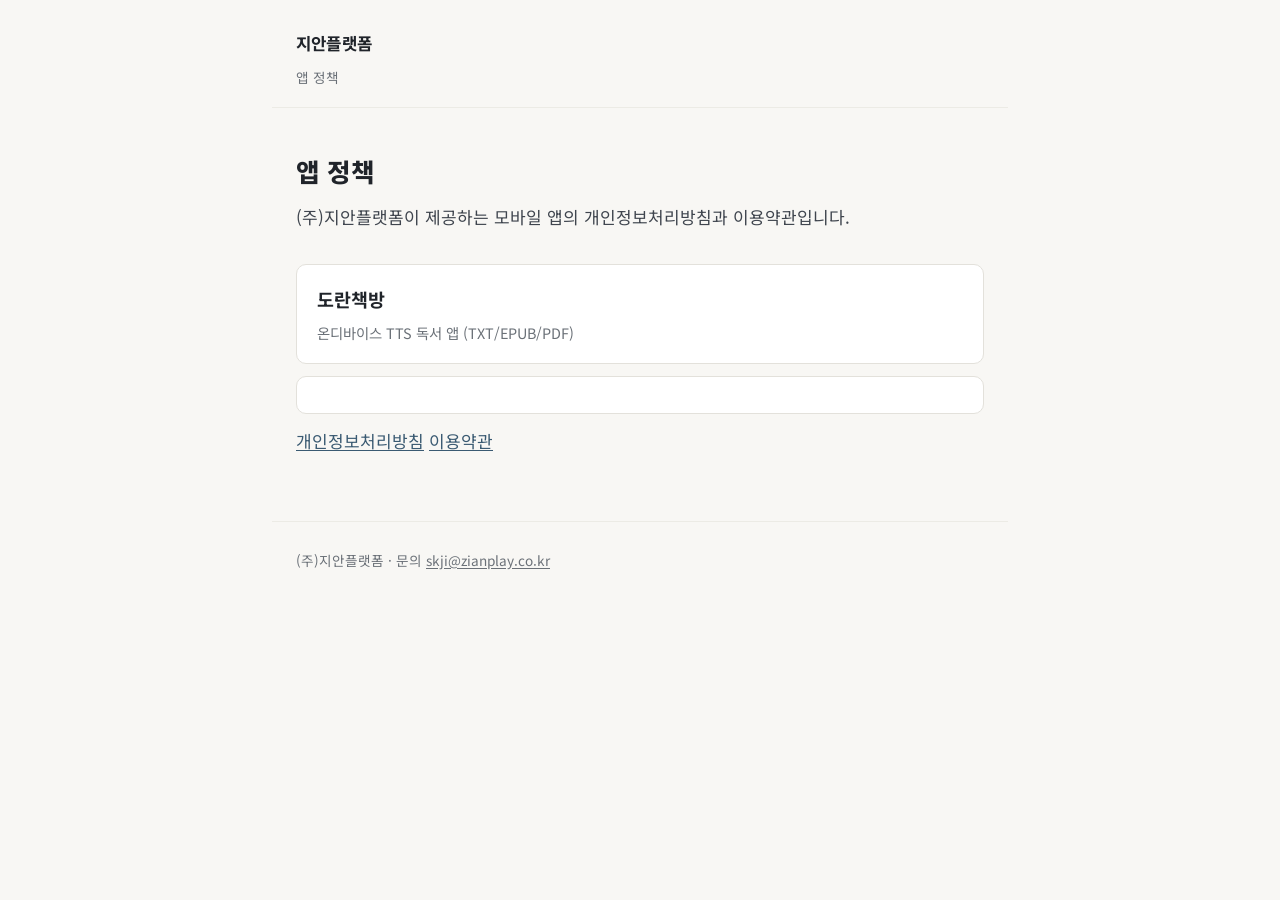
<file: index.html>
<!doctype html>
<html lang="ko">
<head>
<meta charset="utf-8">
<meta name="viewport" content="width=device-width, initial-scale=1">
<title>지안플랫폼 앱 정책</title>
<meta name="description" content="(주)지안플랫폼 모바일 앱의 개인정보처리방침 및 이용약관 모음.">
<meta name="robots" content="index, follow">
<link rel="preconnect" href="https://fonts.googleapis.com">
<link rel="preconnect" href="https://fonts.gstatic.com" crossorigin>
<link href="https://fonts.googleapis.com/css2?family=Noto+Sans+KR:wght@400;500;700;800&display=swap" rel="stylesheet">
<link rel="stylesheet" href="./assets/doc.css">
</head>
<body>

<header class="site-header">
  <a class="wordmark" href="./index.html">지안플랫폼</a>
  <nav class="crumbs">앱 정책</nav>
</header>

<main class="hub">
  <h1>앱 정책</h1>
  <p>(주)지안플랫폼이 제공하는 모바일 앱의 개인정보처리방침과 이용약관입니다.</p>

  <a class="app-card" href="./doranbookstore/privacy.html">
    <h2>도란책방</h2>
    <p>온디바이스 TTS 독서 앱 (TXT/EPUB/PDF)</p>
    <div class="links">
      <a href="./doranbookstore/privacy.html">개인정보처리방침</a>
      <a href="./doranbookstore/terms.html">이용약관</a>
    </div>
  </a>
</main>

<footer class="site-footer">
  <p>(주)지안플랫폼 &middot; 문의 <a href="mailto:skji@zianplay.co.kr">skji@zianplay.co.kr</a></p>
</footer>

</body>
</html>
</file>
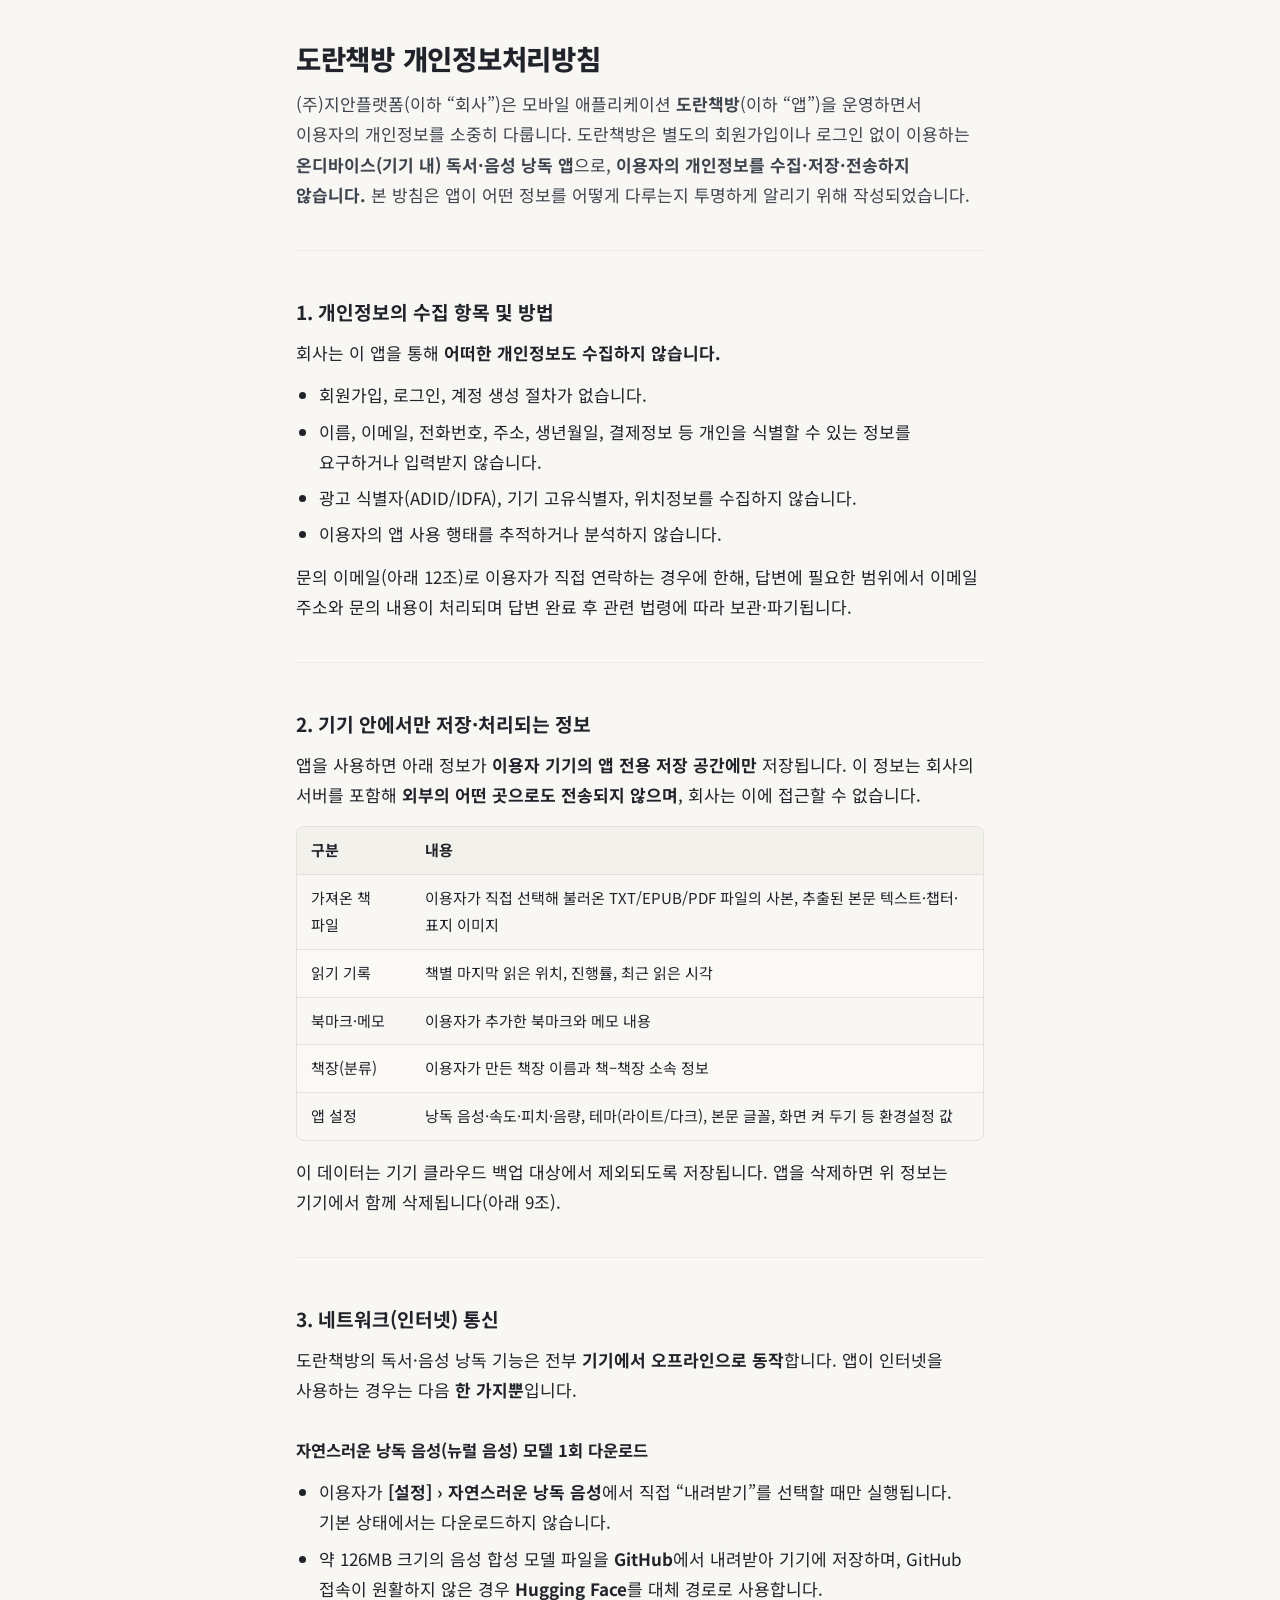
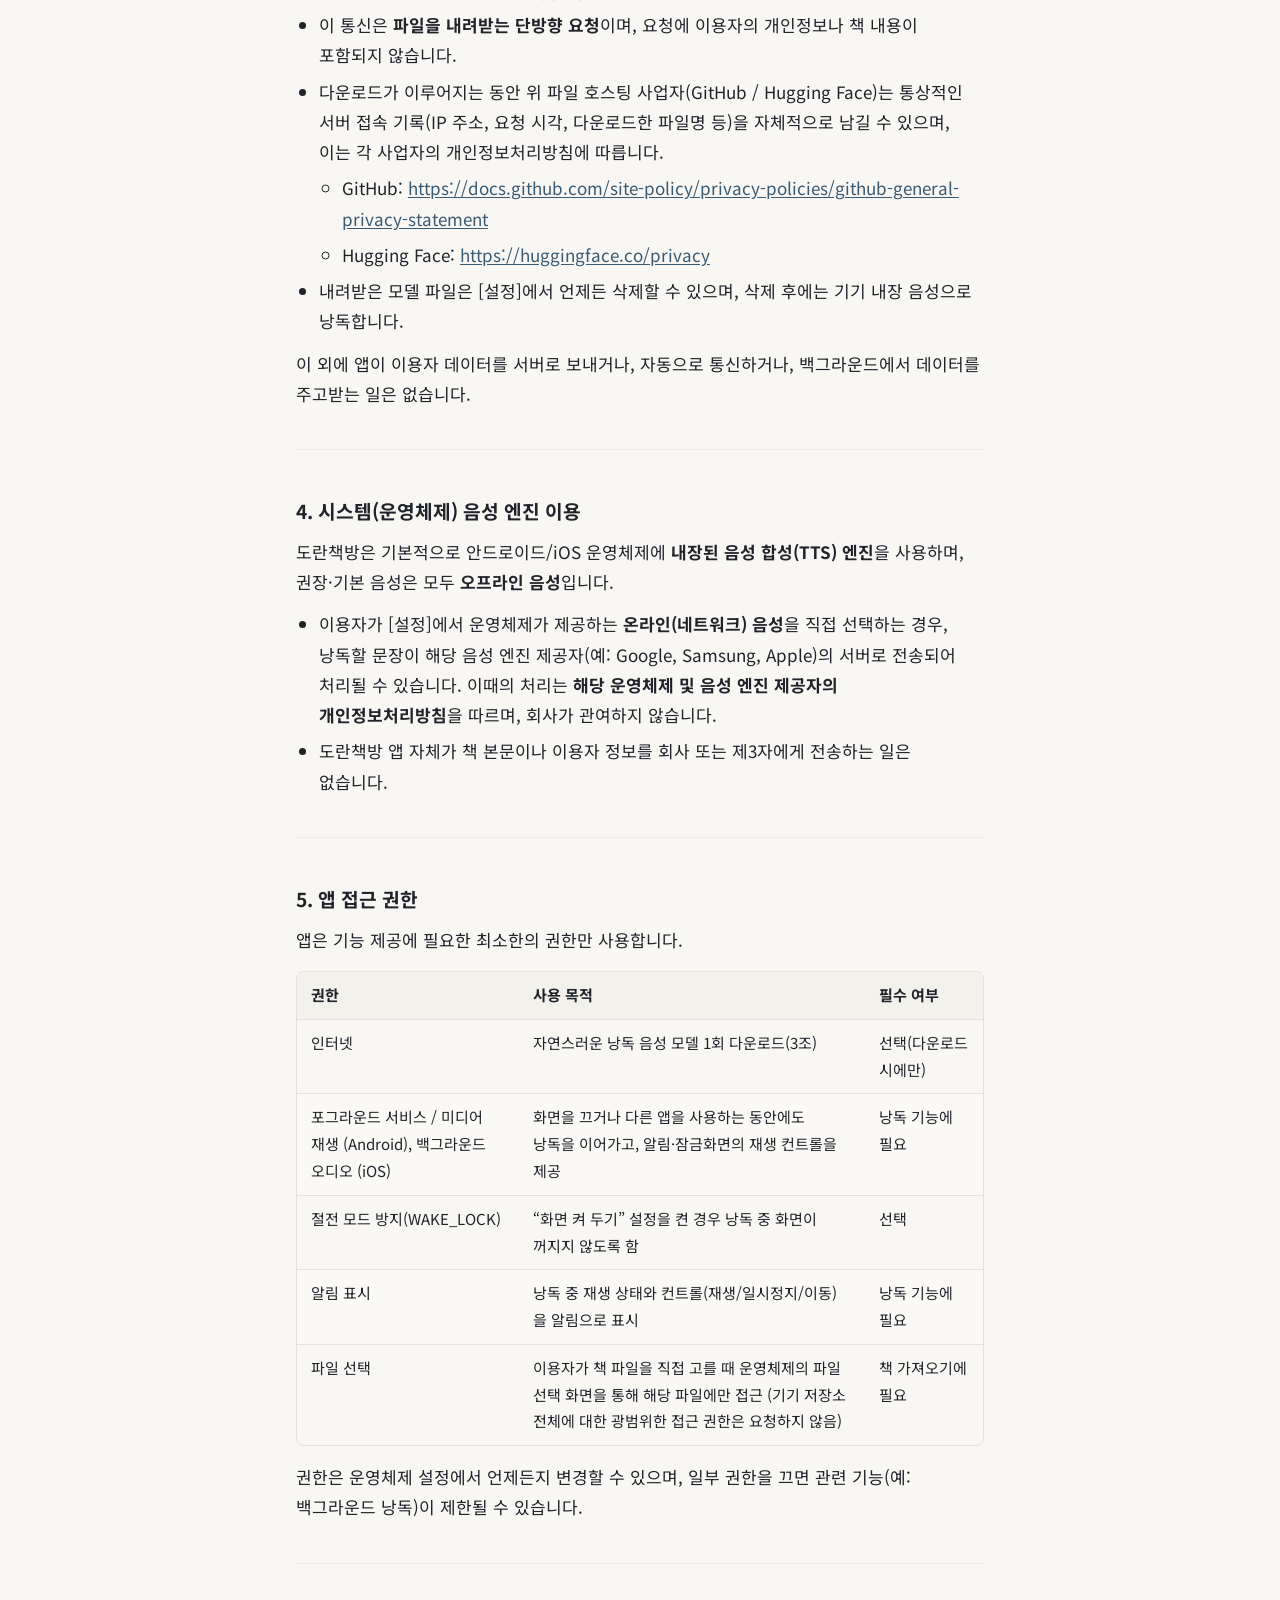
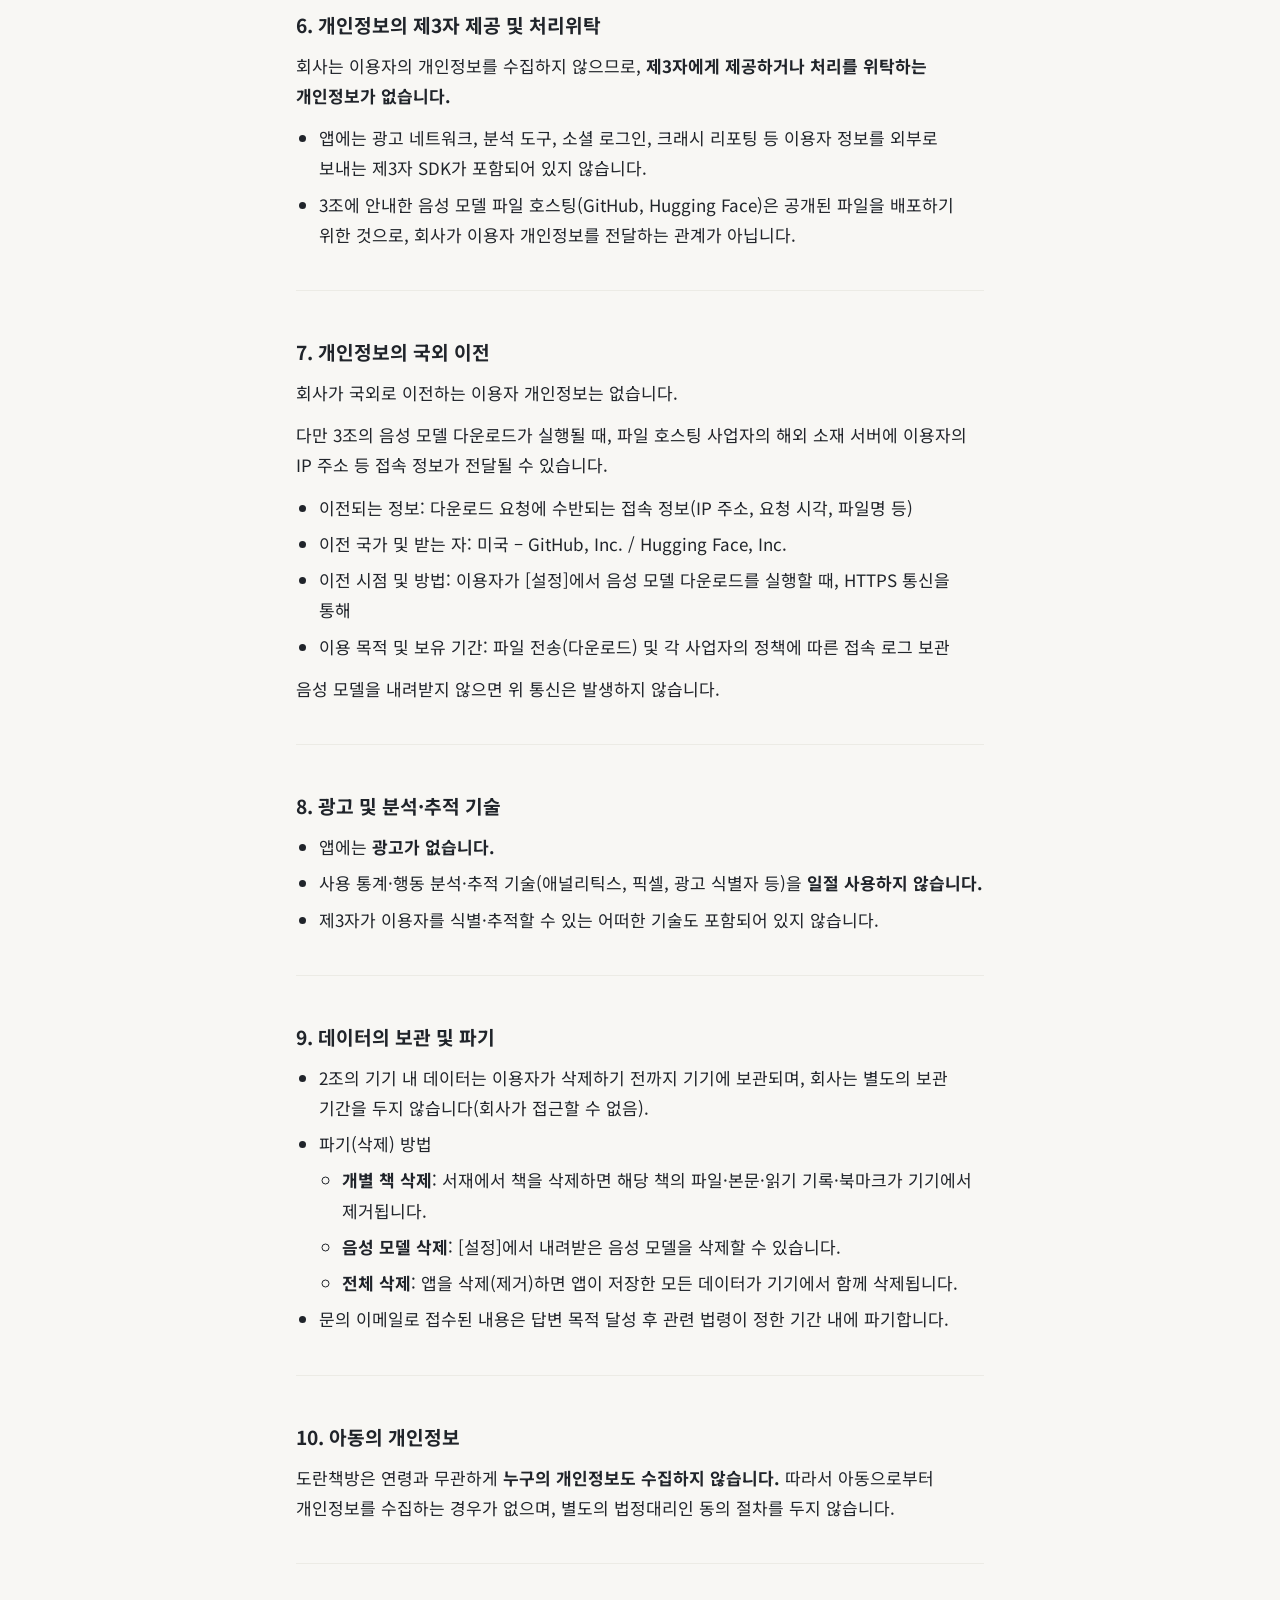
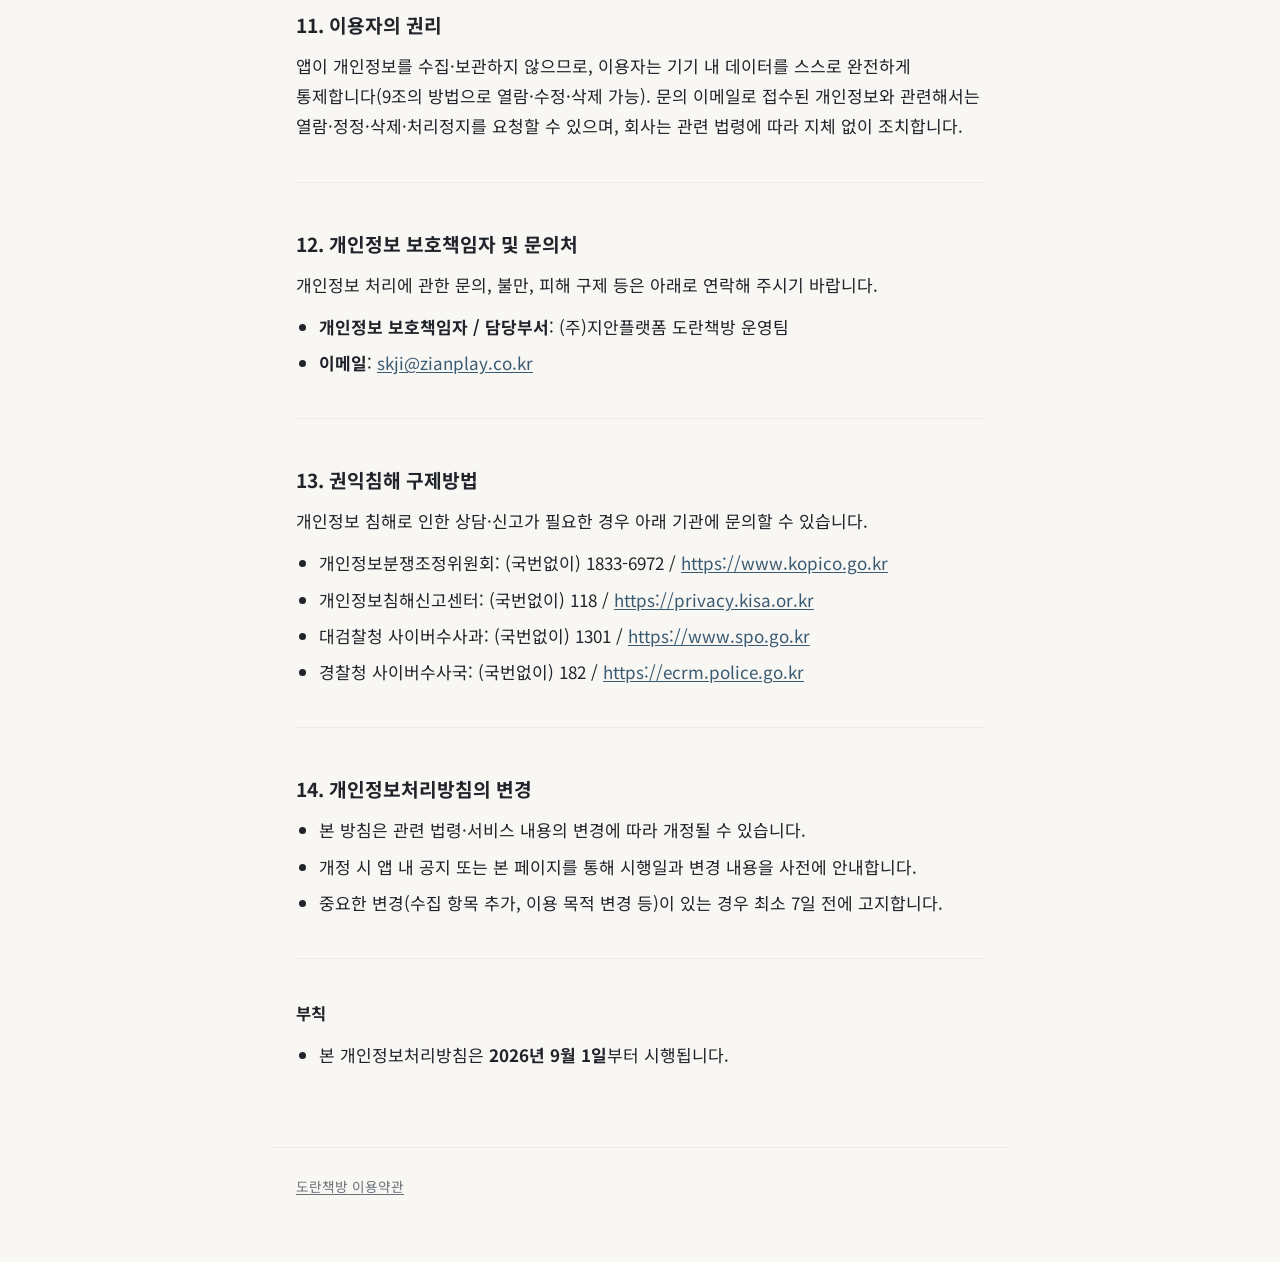
<file: doranbookstore/privacy.html>
<!doctype html>
<html lang="ko">

<head>
  <meta charset="utf-8">
  <meta name="viewport" content="width=device-width, initial-scale=1">
  <title>도란책방 개인정보처리방침 — 지안플랫폼</title>
  <meta name="description"
    content="도란책방 앱의 개인정보처리방침. 도란책방은 회원가입 없이 이용하는 온디바이스 독서·음성 낭독 앱으로, 이용자의 개인정보를 수집·저장·전송하지 않습니다.">
  <meta name="robots" content="index, follow">
  <link rel="preconnect" href="https://fonts.googleapis.com">
  <link rel="preconnect" href="https://fonts.gstatic.com" crossorigin>
  <link href="https://fonts.googleapis.com/css2?family=Noto+Sans+KR:wght@400;500;700;800&display=swap" rel="stylesheet">
  <link rel="stylesheet" href="../assets/doc.css">
</head>

<body>

  <main class="doc">

    <h1>도란책방 개인정보처리방침</h1>

    <p class="lead">(주)지안플랫폼(이하 &ldquo;회사&rdquo;)은 모바일 애플리케이션 <strong>도란책방</strong>(이하 &ldquo;앱&rdquo;)을 운영하면서 이용자의
      개인정보를 소중히 다룹니다. 도란책방은 별도의 회원가입이나 로그인 없이 이용하는 <strong>온디바이스(기기 내) 독서&middot;음성 낭독 앱</strong>으로, <strong>이용자의 개인정보를
        수집&middot;저장&middot;전송하지 않습니다.</strong> 본 방침은 앱이 어떤 정보를 어떻게 다루는지 투명하게 알리기 위해 작성되었습니다.</p>

    <hr>

    <h2 id="s1">1. 개인정보의 수집 항목 및 방법</h2>
    <p>회사는 이 앱을 통해 <strong>어떠한 개인정보도 수집하지 않습니다.</strong></p>
    <ul>
      <li>회원가입, 로그인, 계정 생성 절차가 없습니다.</li>
      <li>이름, 이메일, 전화번호, 주소, 생년월일, 결제정보 등 개인을 식별할 수 있는 정보를 요구하거나 입력받지 않습니다.</li>
      <li>광고 식별자(ADID/IDFA), 기기 고유식별자, 위치정보를 수집하지 않습니다.</li>
      <li>이용자의 앱 사용 행태를 추적하거나 분석하지 않습니다.</li>
    </ul>
    <p>문의 이메일(아래 12조)로 이용자가 직접 연락하는 경우에 한해, 답변에 필요한 범위에서 이메일 주소와 문의 내용이 처리되며 답변 완료 후 관련 법령에 따라 보관&middot;파기됩니다.</p>

    <hr>

    <h2 id="s2">2. 기기 안에서만 저장&middot;처리되는 정보</h2>
    <p>앱을 사용하면 아래 정보가 <strong>이용자 기기의 앱 전용 저장 공간에만</strong> 저장됩니다. 이 정보는 회사의 서버를 포함해 <strong>외부의 어떤 곳으로도 전송되지
        않으며</strong>, 회사는 이에 접근할 수 없습니다.</p>
    <div class="table-wrap">
      <table>
        <thead>
          <tr>
            <th>구분</th>
            <th>내용</th>
          </tr>
        </thead>
        <tbody>
          <tr>
            <td>가져온 책 파일</td>
            <td>이용자가 직접 선택해 불러온 TXT/EPUB/PDF 파일의 사본, 추출된 본문 텍스트&middot;챕터&middot;표지 이미지</td>
          </tr>
          <tr>
            <td>읽기 기록</td>
            <td>책별 마지막 읽은 위치, 진행률, 최근 읽은 시각</td>
          </tr>
          <tr>
            <td>북마크&middot;메모</td>
            <td>이용자가 추가한 북마크와 메모 내용</td>
          </tr>
          <tr>
            <td>책장(분류)</td>
            <td>이용자가 만든 책장 이름과 책&ndash;책장 소속 정보</td>
          </tr>
          <tr>
            <td>앱 설정</td>
            <td>낭독 음성&middot;속도&middot;피치&middot;음량, 테마(라이트/다크), 본문 글꼴, 화면 켜 두기 등 환경설정 값</td>
          </tr>
        </tbody>
      </table>
    </div>
    <p>이 데이터는 기기 클라우드 백업 대상에서 제외되도록 저장됩니다. 앱을 삭제하면 위 정보는 기기에서 함께 삭제됩니다(아래 9조).</p>

    <hr>

    <h2 id="s3">3. 네트워크(인터넷) 통신</h2>
    <p>도란책방의 독서&middot;음성 낭독 기능은 전부 <strong>기기에서 오프라인으로 동작</strong>합니다. 앱이 인터넷을 사용하는 경우는 다음 <strong>한 가지뿐</strong>입니다.
    </p>

    <h3>자연스러운 낭독 음성(뉴럴 음성) 모델 1회 다운로드</h3>
    <ul>
      <li>이용자가 <strong>[설정] &rsaquo; 자연스러운 낭독 음성</strong>에서 직접 &ldquo;내려받기&rdquo;를 선택할 때만 실행됩니다. 기본 상태에서는 다운로드하지 않습니다.
      </li>
      <li>약 126MB 크기의 음성 합성 모델 파일을 <strong>GitHub</strong>에서 내려받아 기기에 저장하며, GitHub 접속이 원활하지 않은 경우 <strong>Hugging
          Face</strong>를 대체 경로로 사용합니다.</li>
      <li>이 통신은 <strong>파일을 내려받는 단방향 요청</strong>이며, 요청에 이용자의 개인정보나 책 내용이 포함되지 않습니다.</li>
      <li>다운로드가 이루어지는 동안 위 파일 호스팅 사업자(GitHub / Hugging Face)는 통상적인 서버 접속 기록(IP 주소, 요청 시각, 다운로드한 파일명 등)을 자체적으로 남길 수 있으며,
        이는 각 사업자의 개인정보처리방침에 따릅니다.
        <ul>
          <li>GitHub: <a
              href="https://docs.github.com/site-policy/privacy-policies/github-general-privacy-statement">https://docs.github.com/site-policy/privacy-policies/github-general-privacy-statement</a>
          </li>
          <li>Hugging Face: <a href="https://huggingface.co/privacy">https://huggingface.co/privacy</a></li>
        </ul>
      </li>
      <li>내려받은 모델 파일은 [설정]에서 언제든 삭제할 수 있으며, 삭제 후에는 기기 내장 음성으로 낭독합니다.</li>
    </ul>
    <p>이 외에 앱이 이용자 데이터를 서버로 보내거나, 자동으로 통신하거나, 백그라운드에서 데이터를 주고받는 일은 없습니다.</p>

    <hr>

    <h2 id="s4">4. 시스템(운영체제) 음성 엔진 이용</h2>
    <p>도란책방은 기본적으로 안드로이드/iOS 운영체제에 <strong>내장된 음성 합성(TTS) 엔진</strong>을 사용하며, 권장&middot;기본 음성은 모두 <strong>오프라인
        음성</strong>입니다.</p>
    <ul>
      <li>이용자가 [설정]에서 운영체제가 제공하는 <strong>온라인(네트워크) 음성</strong>을 직접 선택하는 경우, 낭독할 문장이 해당 음성 엔진 제공자(예: Google, Samsung,
        Apple)의 서버로 전송되어 처리될 수 있습니다. 이때의 처리는 <strong>해당 운영체제 및 음성 엔진 제공자의 개인정보처리방침</strong>을 따르며, 회사가 관여하지 않습니다.</li>
      <li>도란책방 앱 자체가 책 본문이나 이용자 정보를 회사 또는 제3자에게 전송하는 일은 없습니다.</li>
    </ul>

    <hr>

    <h2 id="s5">5. 앱 접근 권한</h2>
    <p>앱은 기능 제공에 필요한 최소한의 권한만 사용합니다.</p>
    <div class="table-wrap">
      <table>
        <thead>
          <tr>
            <th>권한</th>
            <th>사용 목적</th>
            <th>필수 여부</th>
          </tr>
        </thead>
        <tbody>
          <tr>
            <td>인터넷</td>
            <td>자연스러운 낭독 음성 모델 1회 다운로드(3조)</td>
            <td>선택(다운로드 시에만)</td>
          </tr>
          <tr>
            <td>포그라운드 서비스 / 미디어 재생 (Android), 백그라운드 오디오 (iOS)</td>
            <td>화면을 끄거나 다른 앱을 사용하는 동안에도 낭독을 이어가고, 알림&middot;잠금화면의 재생 컨트롤을 제공</td>
            <td>낭독 기능에 필요</td>
          </tr>
          <tr>
            <td>절전 모드 방지(WAKE_LOCK)</td>
            <td>&ldquo;화면 켜 두기&rdquo; 설정을 켠 경우 낭독 중 화면이 꺼지지 않도록 함</td>
            <td>선택</td>
          </tr>
          <tr>
            <td>알림 표시</td>
            <td>낭독 중 재생 상태와 컨트롤(재생/일시정지/이동)을 알림으로 표시</td>
            <td>낭독 기능에 필요</td>
          </tr>
          <tr>
            <td>파일 선택</td>
            <td>이용자가 책 파일을 직접 고를 때 운영체제의 파일 선택 화면을 통해 해당 파일에만 접근 (기기 저장소 전체에 대한 광범위한 접근 권한은 요청하지 않음)</td>
            <td>책 가져오기에 필요</td>
          </tr>
        </tbody>
      </table>
    </div>
    <p>권한은 운영체제 설정에서 언제든지 변경할 수 있으며, 일부 권한을 끄면 관련 기능(예: 백그라운드 낭독)이 제한될 수 있습니다.</p>

    <hr>

    <h2 id="s6">6. 개인정보의 제3자 제공 및 처리위탁</h2>
    <p>회사는 이용자의 개인정보를 수집하지 않으므로, <strong>제3자에게 제공하거나 처리를 위탁하는 개인정보가 없습니다.</strong></p>
    <ul>
      <li>앱에는 광고 네트워크, 분석 도구, 소셜 로그인, 크래시 리포팅 등 이용자 정보를 외부로 보내는 제3자 SDK가 포함되어 있지 않습니다.</li>
      <li>3조에 안내한 음성 모델 파일 호스팅(GitHub, Hugging Face)은 공개된 파일을 배포하기 위한 것으로, 회사가 이용자 개인정보를 전달하는 관계가 아닙니다.</li>
    </ul>

    <hr>

    <h2 id="s7">7. 개인정보의 국외 이전</h2>
    <p>회사가 국외로 이전하는 이용자 개인정보는 없습니다.</p>
    <p>다만 3조의 음성 모델 다운로드가 실행될 때, 파일 호스팅 사업자의 해외 소재 서버에 이용자의 IP 주소 등 접속 정보가 전달될 수 있습니다.</p>
    <ul>
      <li>이전되는 정보: 다운로드 요청에 수반되는 접속 정보(IP 주소, 요청 시각, 파일명 등)</li>
      <li>이전 국가 및 받는 자: 미국 &ndash; GitHub, Inc. / Hugging Face, Inc.</li>
      <li>이전 시점 및 방법: 이용자가 [설정]에서 음성 모델 다운로드를 실행할 때, HTTPS 통신을 통해</li>
      <li>이용 목적 및 보유 기간: 파일 전송(다운로드) 및 각 사업자의 정책에 따른 접속 로그 보관</li>
    </ul>
    <p>음성 모델을 내려받지 않으면 위 통신은 발생하지 않습니다.</p>

    <hr>

    <h2 id="s8">8. 광고 및 분석&middot;추적 기술</h2>
    <ul>
      <li>앱에는 <strong>광고가 없습니다.</strong></li>
      <li>사용 통계&middot;행동 분석&middot;추적 기술(애널리틱스, 픽셀, 광고 식별자 등)을 <strong>일절 사용하지 않습니다.</strong></li>
      <li>제3자가 이용자를 식별&middot;추적할 수 있는 어떠한 기술도 포함되어 있지 않습니다.</li>
    </ul>

    <hr>

    <h2 id="s9">9. 데이터의 보관 및 파기</h2>
    <ul>
      <li>2조의 기기 내 데이터는 이용자가 삭제하기 전까지 기기에 보관되며, 회사는 별도의 보관 기간을 두지 않습니다(회사가 접근할 수 없음).</li>
      <li>파기(삭제) 방법
        <ul>
          <li><strong>개별 책 삭제</strong>: 서재에서 책을 삭제하면 해당 책의 파일&middot;본문&middot;읽기 기록&middot;북마크가 기기에서 제거됩니다.</li>
          <li><strong>음성 모델 삭제</strong>: [설정]에서 내려받은 음성 모델을 삭제할 수 있습니다.</li>
          <li><strong>전체 삭제</strong>: 앱을 삭제(제거)하면 앱이 저장한 모든 데이터가 기기에서 함께 삭제됩니다.</li>
        </ul>
      </li>
      <li>문의 이메일로 접수된 내용은 답변 목적 달성 후 관련 법령이 정한 기간 내에 파기합니다.</li>
    </ul>

    <hr>

    <h2 id="s10">10. 아동의 개인정보</h2>
    <p>도란책방은 연령과 무관하게 <strong>누구의 개인정보도 수집하지 않습니다.</strong> 따라서 아동으로부터 개인정보를 수집하는 경우가 없으며, 별도의 법정대리인 동의 절차를 두지 않습니다.</p>

    <hr>

    <h2 id="s11">11. 이용자의 권리</h2>
    <p>앱이 개인정보를 수집&middot;보관하지 않으므로, 이용자는 기기 내 데이터를 스스로 완전하게 통제합니다(9조의 방법으로 열람&middot;수정&middot;삭제 가능). 문의 이메일로 접수된
      개인정보와 관련해서는 열람&middot;정정&middot;삭제&middot;처리정지를 요청할 수 있으며, 회사는 관련 법령에 따라 지체 없이 조치합니다.</p>

    <hr>

    <h2 id="s12">12. 개인정보 보호책임자 및 문의처</h2>
    <p>개인정보 처리에 관한 문의, 불만, 피해 구제 등은 아래로 연락해 주시기 바랍니다.</p>
    <ul>
      <li><strong>개인정보 보호책임자 / 담당부서</strong>: (주)지안플랫폼 도란책방 운영팀</li>
      <li><strong>이메일</strong>: <a href="mailto:skji@zianplay.co.kr">skji@zianplay.co.kr</a></li>
    </ul>

    <hr>

    <h2 id="s13">13. 권익침해 구제방법</h2>
    <p>개인정보 침해로 인한 상담&middot;신고가 필요한 경우 아래 기관에 문의할 수 있습니다.</p>
    <ul>
      <li>개인정보분쟁조정위원회: (국번없이) 1833-6972 / <a href="https://www.kopico.go.kr">https://www.kopico.go.kr</a></li>
      <li>개인정보침해신고센터: (국번없이) 118 / <a href="https://privacy.kisa.or.kr">https://privacy.kisa.or.kr</a></li>
      <li>대검찰청 사이버수사과: (국번없이) 1301 / <a href="https://www.spo.go.kr">https://www.spo.go.kr</a></li>
      <li>경찰청 사이버수사국: (국번없이) 182 / <a href="https://ecrm.police.go.kr">https://ecrm.police.go.kr</a></li>
    </ul>

    <hr>

    <h2 id="s14">14. 개인정보처리방침의 변경</h2>
    <ul>
      <li>본 방침은 관련 법령&middot;서비스 내용의 변경에 따라 개정될 수 있습니다.</li>
      <li>개정 시 앱 내 공지 또는 본 페이지를 통해 시행일과 변경 내용을 사전에 안내합니다.</li>
      <li>중요한 변경(수집 항목 추가, 이용 목적 변경 등)이 있는 경우 최소 7일 전에 고지합니다.</li>
    </ul>

    <hr>

    <h3>부칙</h3>
    <ul>
      <li>본 개인정보처리방침은 <strong>2026년 9월 1일</strong>부터 시행됩니다.</li>
    </ul>

  </main>

  <footer class="site-footer">
    <p><a href="./terms.html">도란책방 이용약관</a></p>
  </footer>

</body>

</html>
</file>
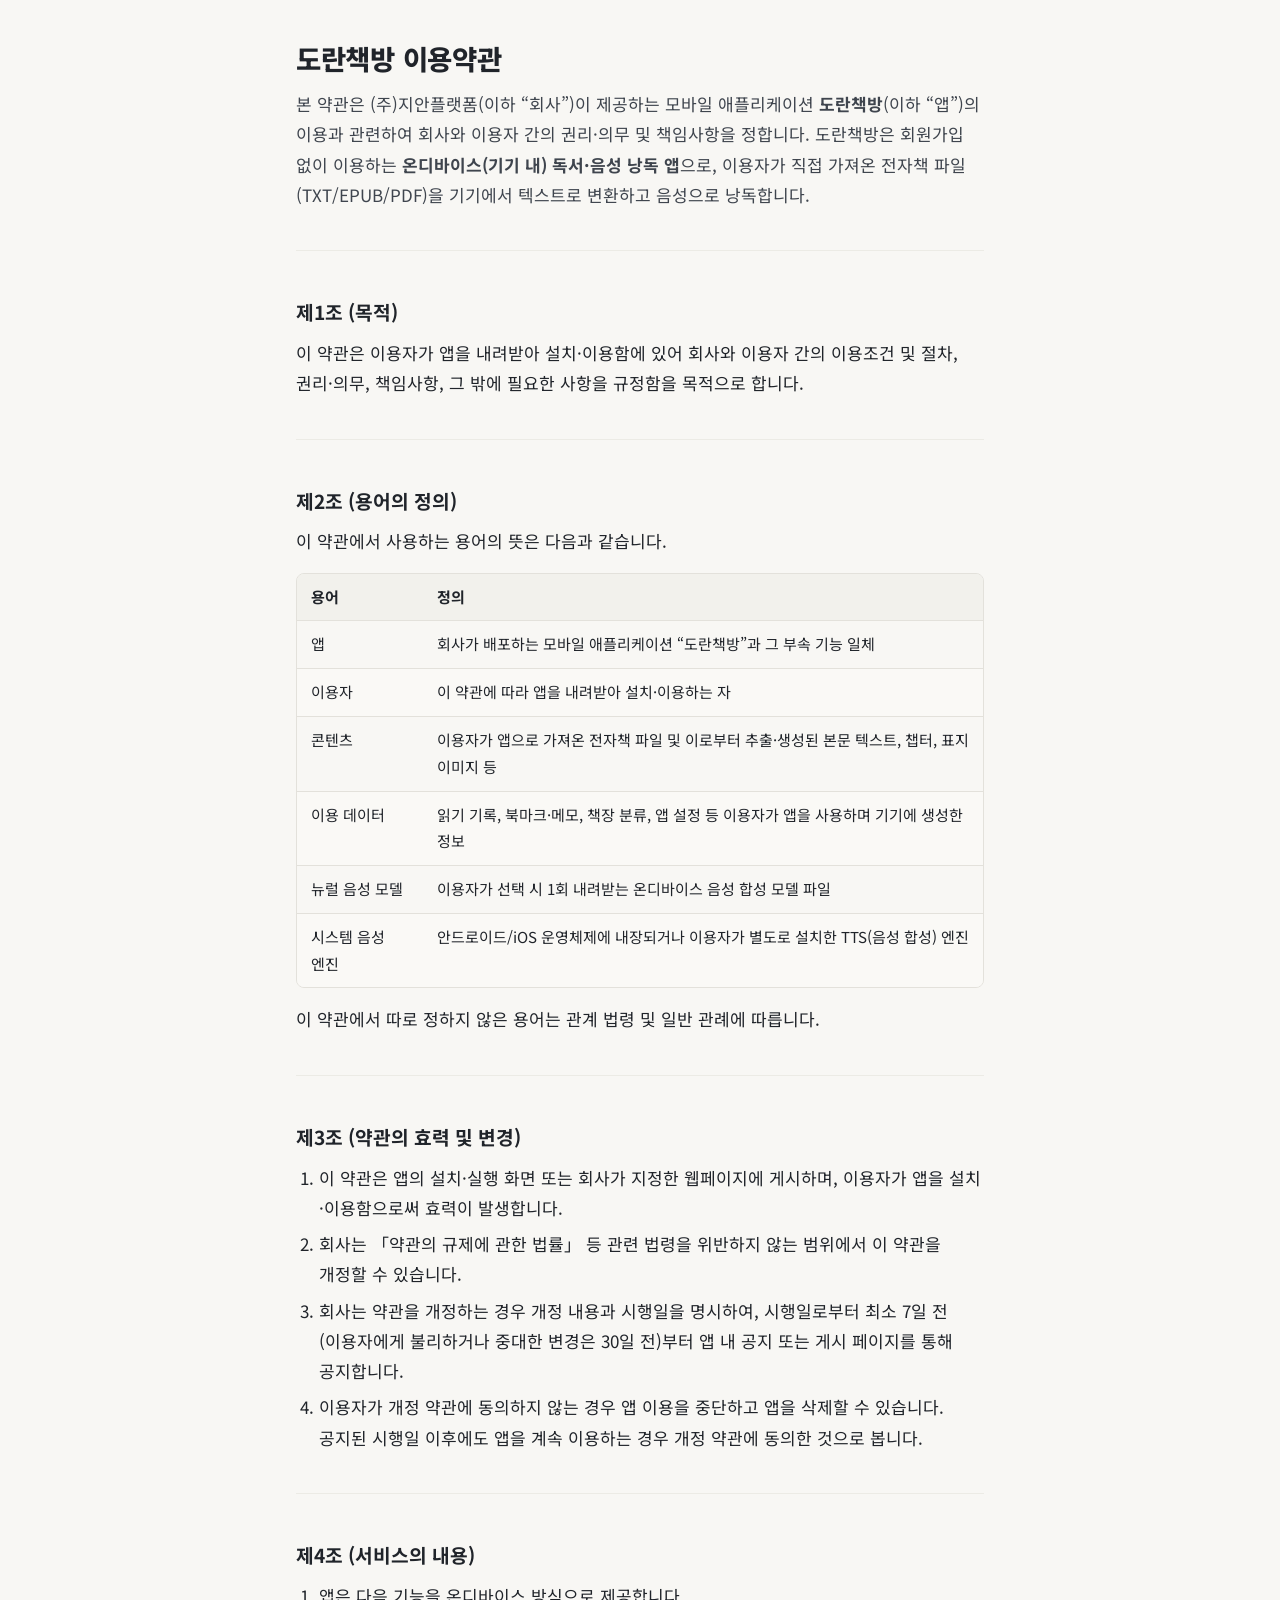
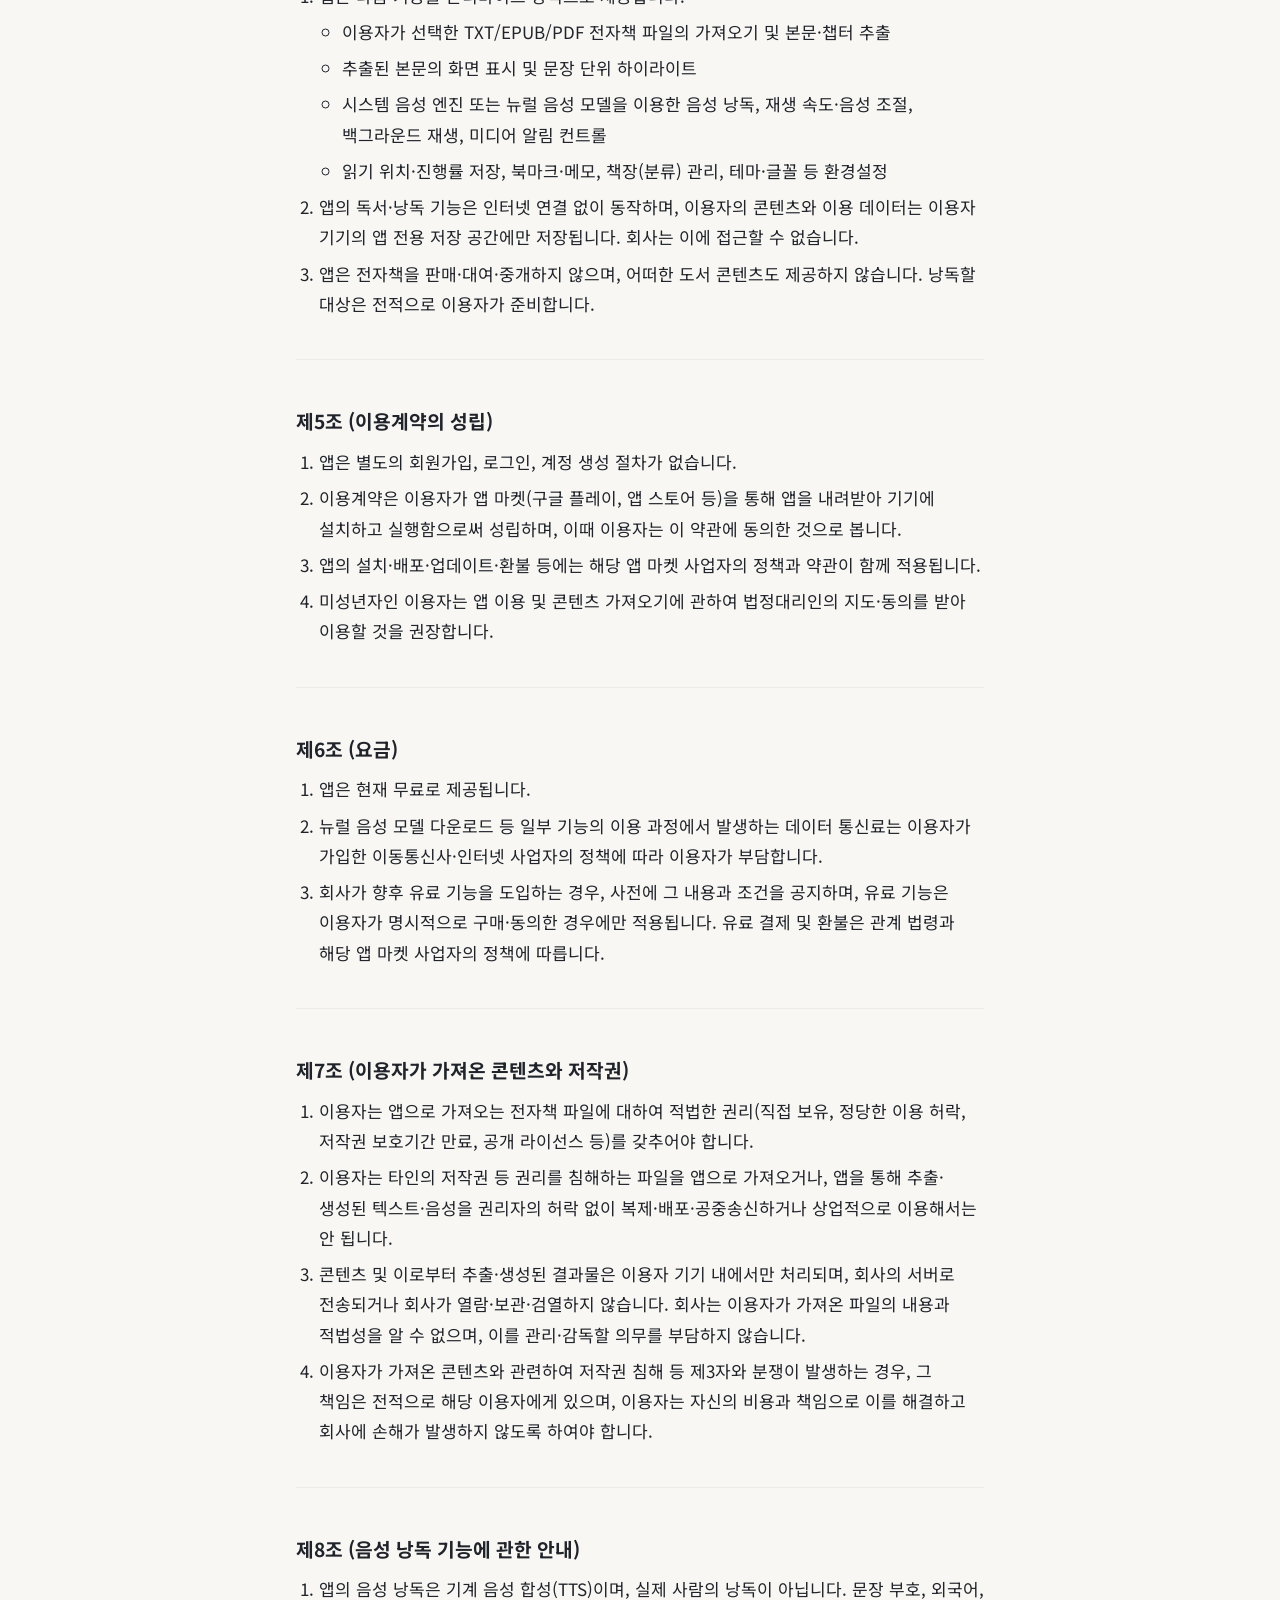
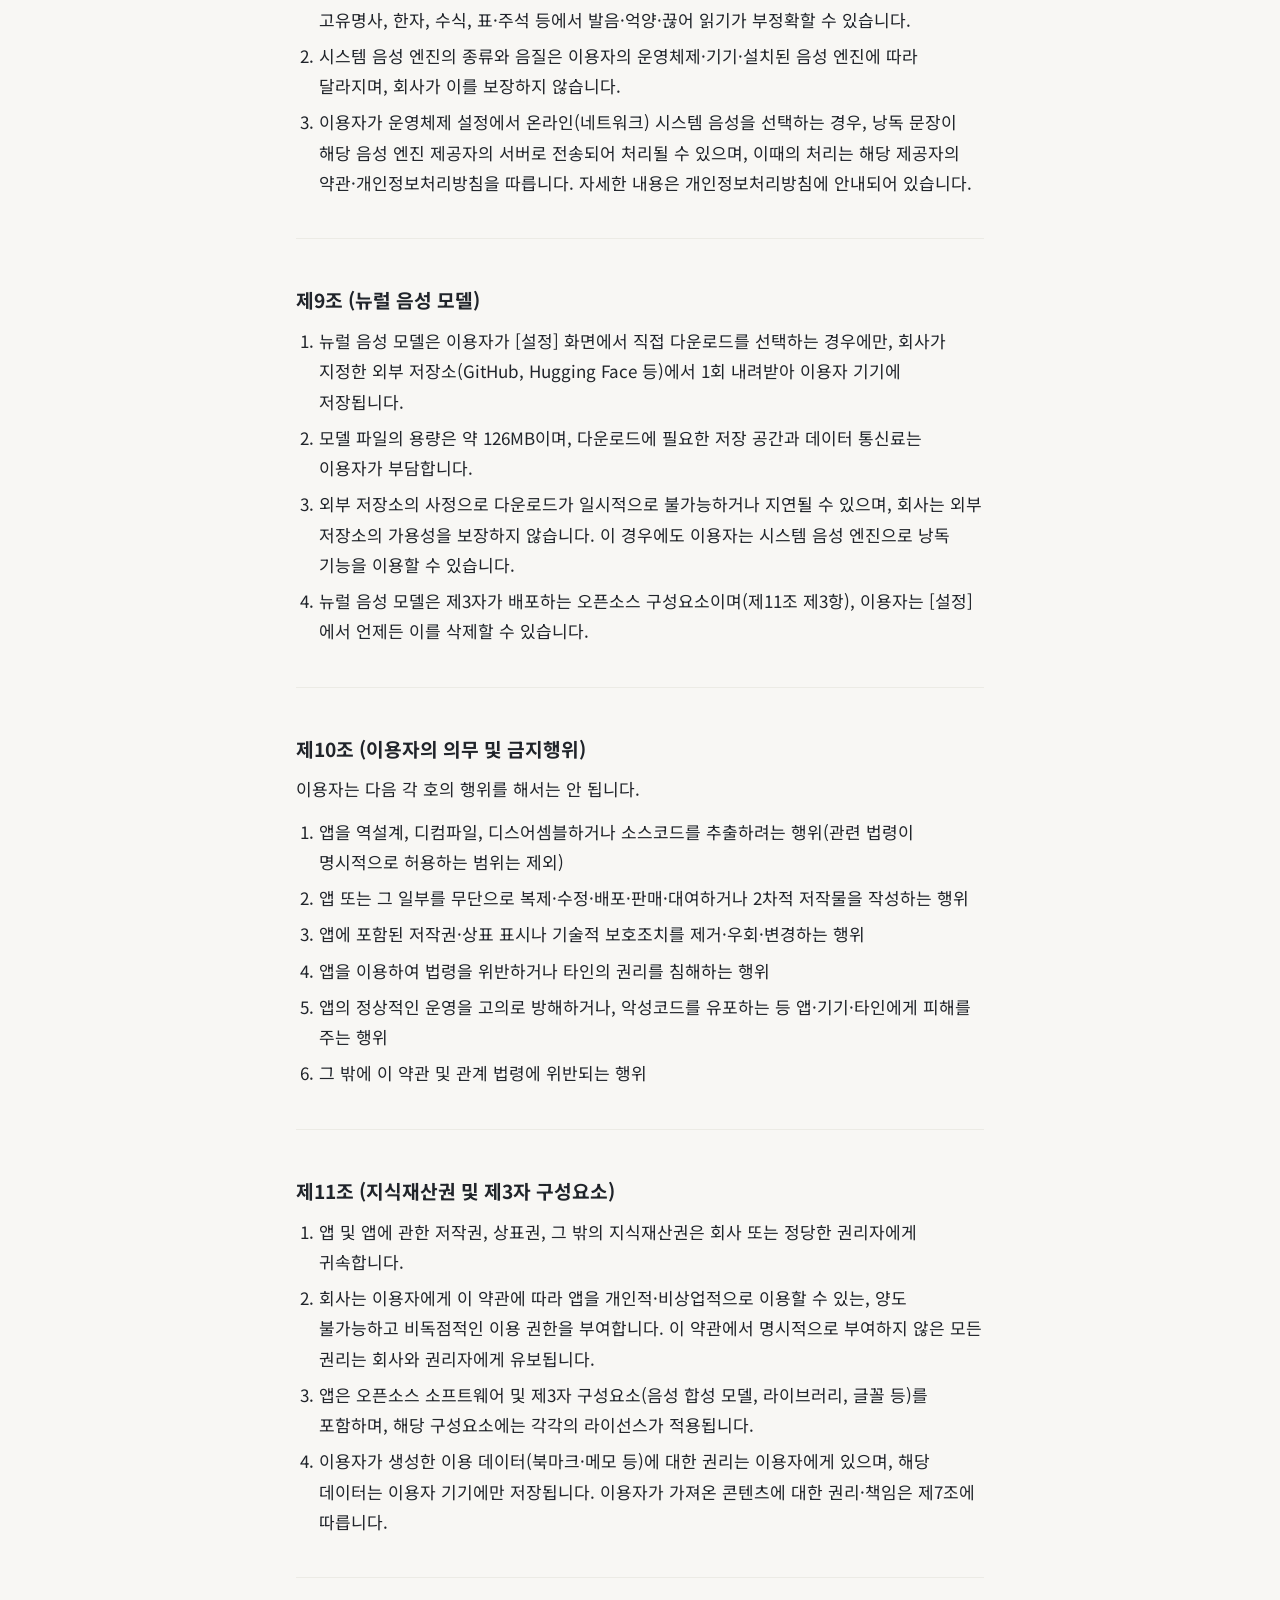
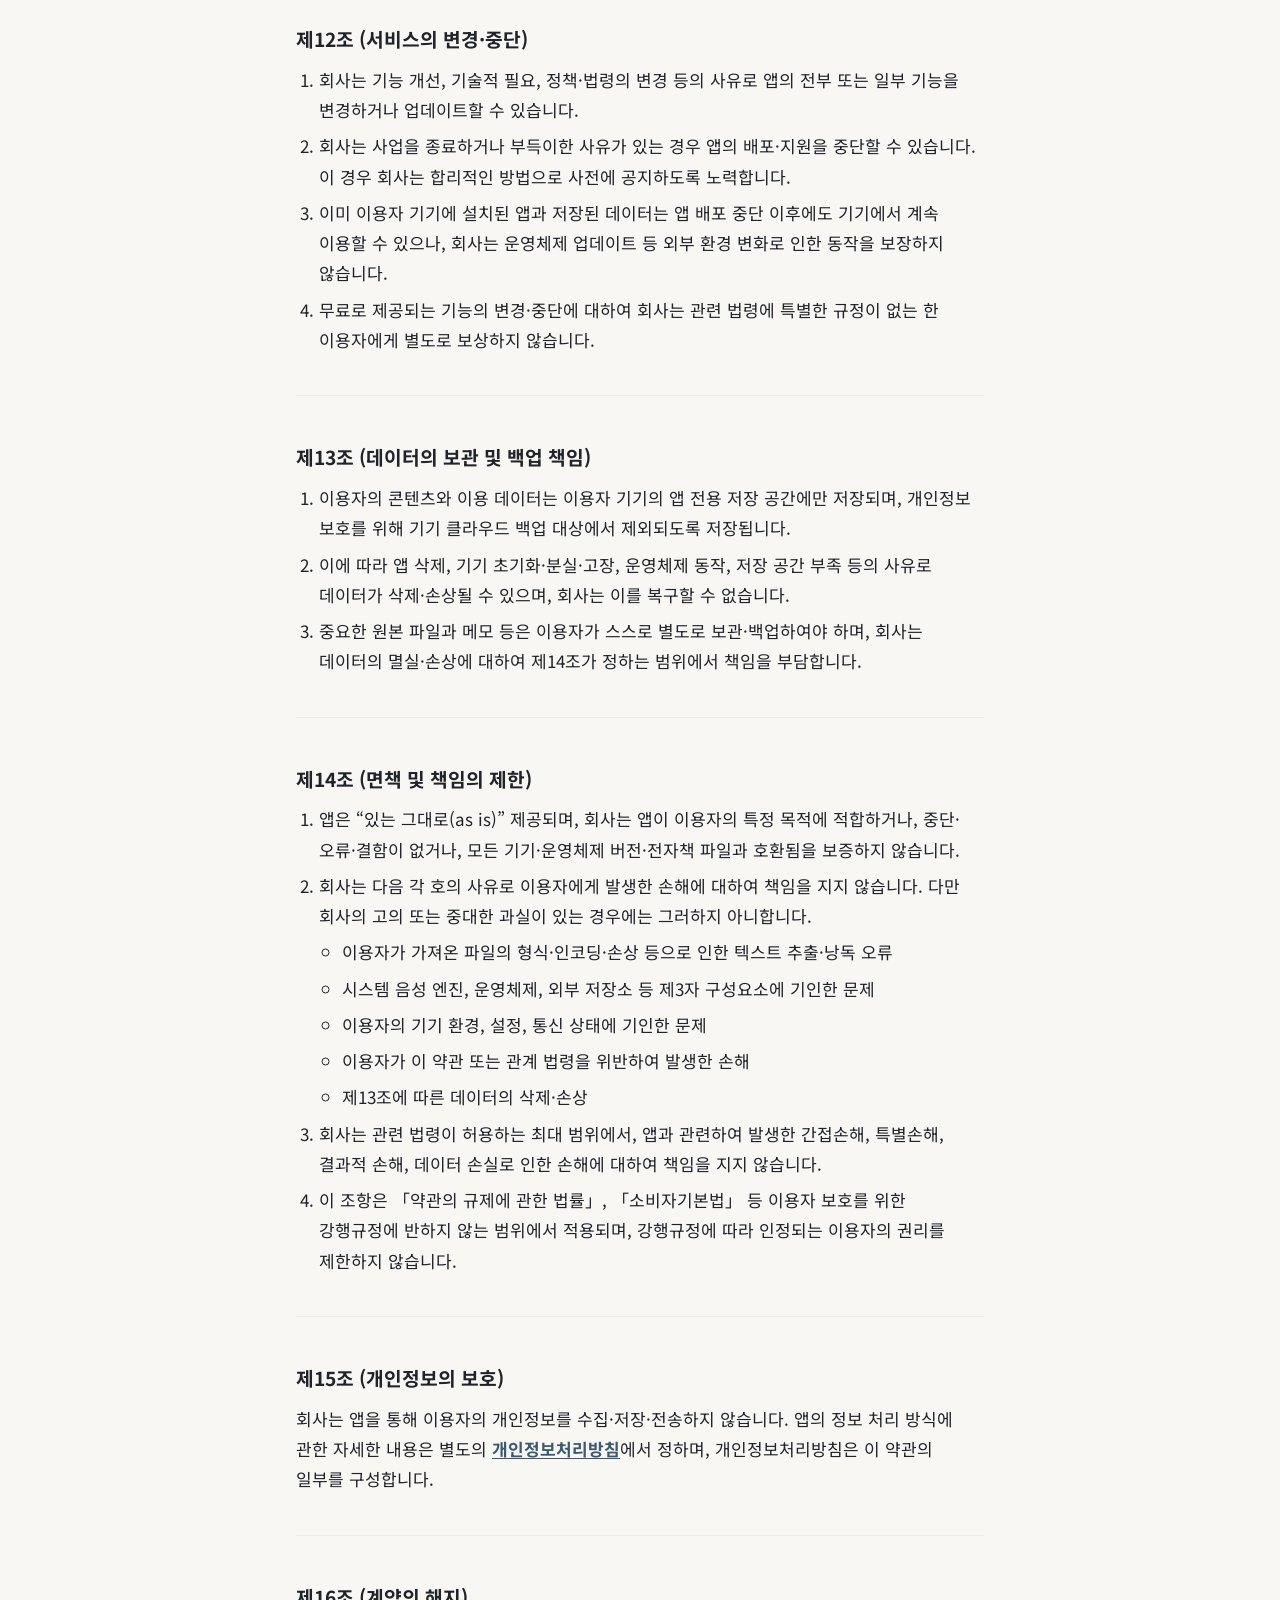
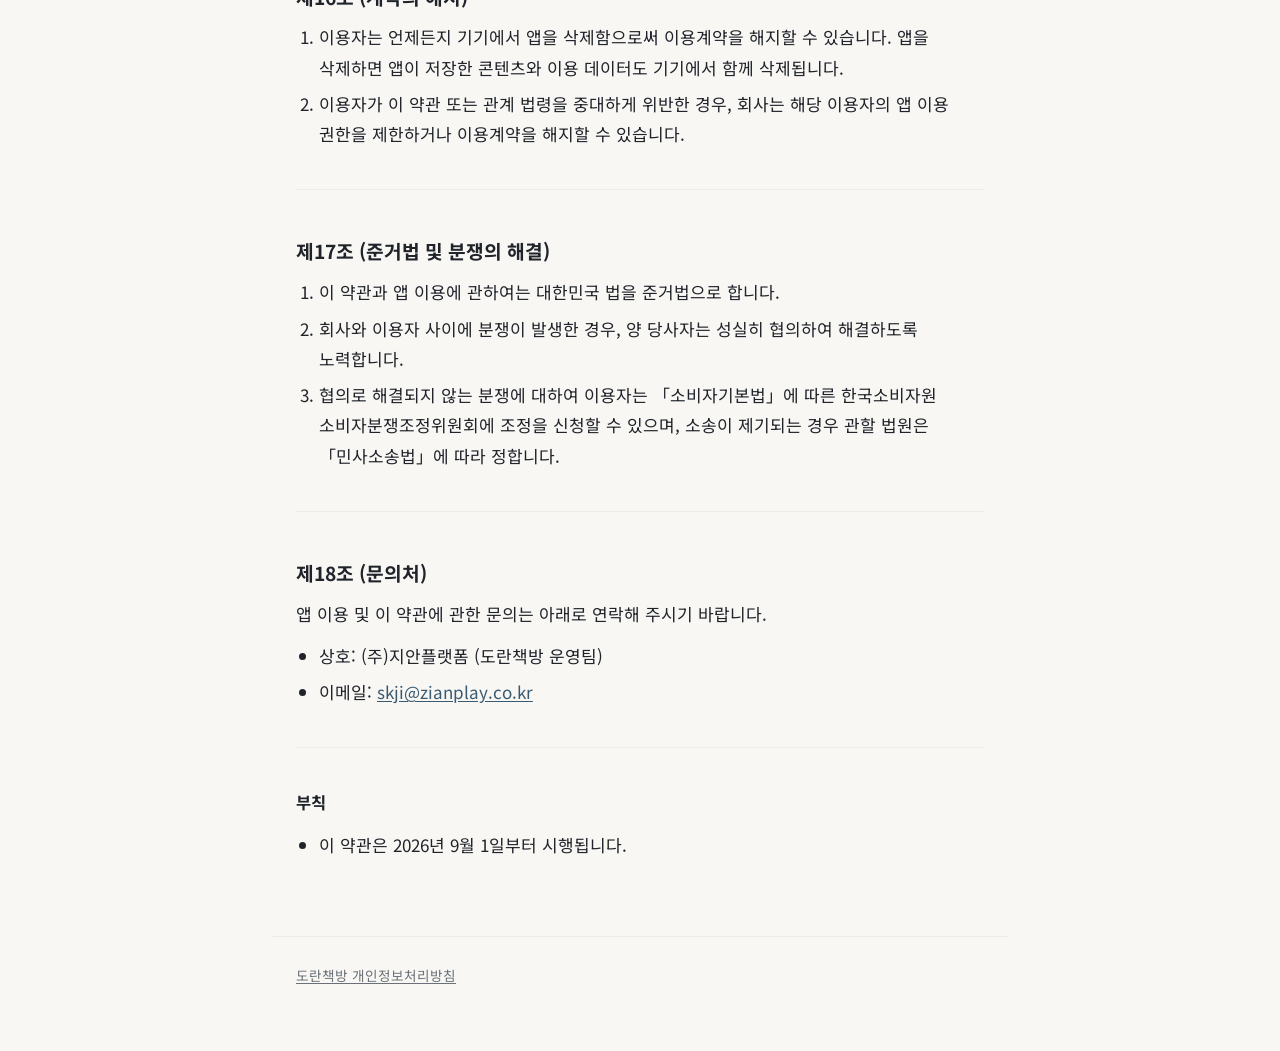
<file: doranbookstore/terms.html>
<!doctype html>
<html lang="ko">

<head>
  <meta charset="utf-8">
  <meta name="viewport" content="width=device-width, initial-scale=1">
  <title>도란책방 이용약관 — 지안플랫폼</title>
  <meta name="description" content="도란책방 앱의 이용약관. 회원가입 없이 이용하는 온디바이스 독서·음성 낭독 앱의 이용조건, 권리·의무, 책임사항을 정합니다.">
  <meta name="robots" content="index, follow">
  <link rel="preconnect" href="https://fonts.googleapis.com">
  <link rel="preconnect" href="https://fonts.gstatic.com" crossorigin>
  <link href="https://fonts.googleapis.com/css2?family=Noto+Sans+KR:wght@400;500;700;800&display=swap" rel="stylesheet">
  <link rel="stylesheet" href="../assets/doc.css">
</head>

<body>

  <main class="doc">

    <h1>도란책방 이용약관</h1>
    <p class="lead">본 약관은 (주)지안플랫폼(이하 &ldquo;회사&rdquo;)이 제공하는 모바일 애플리케이션 <strong>도란책방</strong>(이하 &ldquo;앱&rdquo;)의 이용과
      관련하여 회사와 이용자 간의 권리&middot;의무 및 책임사항을 정합니다. 도란책방은 회원가입 없이 이용하는 <strong>온디바이스(기기 내) 독서&middot;음성 낭독 앱</strong>으로,
      이용자가 직접 가져온 전자책 파일(TXT/EPUB/PDF)을 기기에서 텍스트로 변환하고 음성으로 낭독합니다.</p>

    <hr>

    <h2 id="a1">제1조 (목적)</h2>
    <p>이 약관은 이용자가 앱을 내려받아 설치&middot;이용함에 있어 회사와 이용자 간의 이용조건 및 절차, 권리&middot;의무, 책임사항, 그 밖에 필요한 사항을 규정함을 목적으로 합니다.</p>

    <hr>

    <h2 id="a2">제2조 (용어의 정의)</h2>
    <p>이 약관에서 사용하는 용어의 뜻은 다음과 같습니다.</p>
    <div class="table-wrap">
      <table>
        <thead>
          <tr>
            <th>용어</th>
            <th>정의</th>
          </tr>
        </thead>
        <tbody>
          <tr>
            <td>앱</td>
            <td>회사가 배포하는 모바일 애플리케이션 &ldquo;도란책방&rdquo;과 그 부속 기능 일체</td>
          </tr>
          <tr>
            <td>이용자</td>
            <td>이 약관에 따라 앱을 내려받아 설치&middot;이용하는 자</td>
          </tr>
          <tr>
            <td>콘텐츠</td>
            <td>이용자가 앱으로 가져온 전자책 파일 및 이로부터 추출&middot;생성된 본문 텍스트, 챕터, 표지 이미지 등</td>
          </tr>
          <tr>
            <td>이용 데이터</td>
            <td>읽기 기록, 북마크&middot;메모, 책장 분류, 앱 설정 등 이용자가 앱을 사용하며 기기에 생성한 정보</td>
          </tr>
          <tr>
            <td>뉴럴 음성 모델</td>
            <td>이용자가 선택 시 1회 내려받는 온디바이스 음성 합성 모델 파일</td>
          </tr>
          <tr>
            <td>시스템 음성 엔진</td>
            <td>안드로이드/iOS 운영체제에 내장되거나 이용자가 별도로 설치한 TTS(음성 합성) 엔진</td>
          </tr>
        </tbody>
      </table>
    </div>
    <p>이 약관에서 따로 정하지 않은 용어는 관계 법령 및 일반 관례에 따릅니다.</p>

    <hr>

    <h2 id="a3">제3조 (약관의 효력 및 변경)</h2>
    <ol>
      <li>이 약관은 앱의 설치&middot;실행 화면 또는 회사가 지정한 웹페이지에 게시하며, 이용자가 앱을 설치&middot;이용함으로써 효력이 발생합니다.</li>
      <li>회사는 「약관의 규제에 관한 법률」 등 관련 법령을 위반하지 않는 범위에서 이 약관을 개정할 수 있습니다.</li>
      <li>회사는 약관을 개정하는 경우 개정 내용과 시행일을 명시하여, 시행일로부터 최소 7일 전(이용자에게 불리하거나 중대한 변경은 30일 전)부터 앱 내 공지 또는 게시 페이지를 통해 공지합니다.</li>
      <li>이용자가 개정 약관에 동의하지 않는 경우 앱 이용을 중단하고 앱을 삭제할 수 있습니다. 공지된 시행일 이후에도 앱을 계속 이용하는 경우 개정 약관에 동의한 것으로 봅니다.</li>
    </ol>

    <hr>

    <h2 id="a4">제4조 (서비스의 내용)</h2>
    <ol>
      <li>앱은 다음 기능을 온디바이스 방식으로 제공합니다.
        <ul>
          <li>이용자가 선택한 TXT/EPUB/PDF 전자책 파일의 가져오기 및 본문&middot;챕터 추출</li>
          <li>추출된 본문의 화면 표시 및 문장 단위 하이라이트</li>
          <li>시스템 음성 엔진 또는 뉴럴 음성 모델을 이용한 음성 낭독, 재생 속도&middot;음성 조절, 백그라운드 재생, 미디어 알림 컨트롤</li>
          <li>읽기 위치&middot;진행률 저장, 북마크&middot;메모, 책장(분류) 관리, 테마&middot;글꼴 등 환경설정</li>
        </ul>
      </li>
      <li>앱의 독서&middot;낭독 기능은 인터넷 연결 없이 동작하며, 이용자의 콘텐츠와 이용 데이터는 이용자 기기의 앱 전용 저장 공간에만 저장됩니다. 회사는 이에 접근할 수 없습니다.</li>
      <li>앱은 전자책을 판매&middot;대여&middot;중개하지 않으며, 어떠한 도서 콘텐츠도 제공하지 않습니다. 낭독할 대상은 전적으로 이용자가 준비합니다.</li>
    </ol>

    <hr>

    <h2 id="a5">제5조 (이용계약의 성립)</h2>
    <ol>
      <li>앱은 별도의 회원가입, 로그인, 계정 생성 절차가 없습니다.</li>
      <li>이용계약은 이용자가 앱 마켓(구글 플레이, 앱 스토어 등)을 통해 앱을 내려받아 기기에 설치하고 실행함으로써 성립하며, 이때 이용자는 이 약관에 동의한 것으로 봅니다.</li>
      <li>앱의 설치&middot;배포&middot;업데이트&middot;환불 등에는 해당 앱 마켓 사업자의 정책과 약관이 함께 적용됩니다.</li>
      <li>미성년자인 이용자는 앱 이용 및 콘텐츠 가져오기에 관하여 법정대리인의 지도&middot;동의를 받아 이용할 것을 권장합니다.</li>
    </ol>

    <hr>

    <h2 id="a6">제6조 (요금)</h2>
    <ol>
      <li>앱은 현재 무료로 제공됩니다.</li>
      <li>뉴럴 음성 모델 다운로드 등 일부 기능의 이용 과정에서 발생하는 데이터 통신료는 이용자가 가입한 이동통신사&middot;인터넷 사업자의 정책에 따라 이용자가 부담합니다.</li>
      <li>회사가 향후 유료 기능을 도입하는 경우, 사전에 그 내용과 조건을 공지하며, 유료 기능은 이용자가 명시적으로 구매&middot;동의한 경우에만 적용됩니다. 유료 결제 및 환불은 관계 법령과 해당 앱
        마켓 사업자의 정책에 따릅니다.</li>
    </ol>

    <hr>

    <h2 id="a7">제7조 (이용자가 가져온 콘텐츠와 저작권)</h2>
    <ol>
      <li>이용자는 앱으로 가져오는 전자책 파일에 대하여 적법한 권리(직접 보유, 정당한 이용 허락, 저작권 보호기간 만료, 공개 라이선스 등)를 갖추어야 합니다.</li>
      <li>이용자는 타인의 저작권 등 권리를 침해하는 파일을 앱으로 가져오거나, 앱을 통해 추출&middot;생성된 텍스트&middot;음성을 권리자의 허락 없이
        복제&middot;배포&middot;공중송신하거나 상업적으로 이용해서는 안 됩니다.</li>
      <li>콘텐츠 및 이로부터 추출&middot;생성된 결과물은 이용자 기기 내에서만 처리되며, 회사의 서버로 전송되거나 회사가 열람&middot;보관&middot;검열하지 않습니다. 회사는 이용자가 가져온
        파일의 내용과 적법성을 알 수 없으며, 이를 관리&middot;감독할 의무를 부담하지 않습니다.</li>
      <li>이용자가 가져온 콘텐츠와 관련하여 저작권 침해 등 제3자와 분쟁이 발생하는 경우, 그 책임은 전적으로 해당 이용자에게 있으며, 이용자는 자신의 비용과 책임으로 이를 해결하고 회사에 손해가 발생하지
        않도록 하여야 합니다.</li>
    </ol>

    <hr>

    <h2 id="a8">제8조 (음성 낭독 기능에 관한 안내)</h2>
    <ol>
      <li>앱의 음성 낭독은 기계 음성 합성(TTS)이며, 실제 사람의 낭독이 아닙니다. 문장 부호, 외국어, 고유명사, 한자, 수식, 표&middot;주석 등에서 발음&middot;억양&middot;끊어
        읽기가 부정확할 수 있습니다.</li>
      <li>시스템 음성 엔진의 종류와 음질은 이용자의 운영체제&middot;기기&middot;설치된 음성 엔진에 따라 달라지며, 회사가 이를 보장하지 않습니다.</li>
      <li>이용자가 운영체제 설정에서 온라인(네트워크) 시스템 음성을 선택하는 경우, 낭독 문장이 해당 음성 엔진 제공자의 서버로 전송되어 처리될 수 있으며, 이때의 처리는 해당 제공자의
        약관&middot;개인정보처리방침을 따릅니다. 자세한 내용은 개인정보처리방침에 안내되어 있습니다.</li>
    </ol>

    <hr>

    <h2 id="a9">제9조 (뉴럴 음성 모델)</h2>
    <ol>
      <li>뉴럴 음성 모델은 이용자가 [설정] 화면에서 직접 다운로드를 선택하는 경우에만, 회사가 지정한 외부 저장소(GitHub, Hugging Face 등)에서 1회 내려받아 이용자 기기에 저장됩니다.
      </li>
      <li>모델 파일의 용량은 약 126MB이며, 다운로드에 필요한 저장 공간과 데이터 통신료는 이용자가 부담합니다.</li>
      <li>외부 저장소의 사정으로 다운로드가 일시적으로 불가능하거나 지연될 수 있으며, 회사는 외부 저장소의 가용성을 보장하지 않습니다. 이 경우에도 이용자는 시스템 음성 엔진으로 낭독 기능을 이용할 수
        있습니다.</li>
      <li>뉴럴 음성 모델은 제3자가 배포하는 오픈소스 구성요소이며(제11조 제3항), 이용자는 [설정]에서 언제든 이를 삭제할 수 있습니다.</li>
    </ol>

    <hr>

    <h2 id="a10">제10조 (이용자의 의무 및 금지행위)</h2>
    <p>이용자는 다음 각 호의 행위를 해서는 안 됩니다.</p>
    <ol>
      <li>앱을 역설계, 디컴파일, 디스어셈블하거나 소스코드를 추출하려는 행위(관련 법령이 명시적으로 허용하는 범위는 제외)</li>
      <li>앱 또는 그 일부를 무단으로 복제&middot;수정&middot;배포&middot;판매&middot;대여하거나 2차적 저작물을 작성하는 행위</li>
      <li>앱에 포함된 저작권&middot;상표 표시나 기술적 보호조치를 제거&middot;우회&middot;변경하는 행위</li>
      <li>앱을 이용하여 법령을 위반하거나 타인의 권리를 침해하는 행위</li>
      <li>앱의 정상적인 운영을 고의로 방해하거나, 악성코드를 유포하는 등 앱&middot;기기&middot;타인에게 피해를 주는 행위</li>
      <li>그 밖에 이 약관 및 관계 법령에 위반되는 행위</li>
    </ol>

    <hr>

    <h2 id="a11">제11조 (지식재산권 및 제3자 구성요소)</h2>
    <ol>
      <li>앱 및 앱에 관한 저작권, 상표권, 그 밖의 지식재산권은 회사 또는 정당한 권리자에게 귀속합니다.</li>
      <li>회사는 이용자에게 이 약관에 따라 앱을 개인적&middot;비상업적으로 이용할 수 있는, 양도 불가능하고 비독점적인 이용 권한을 부여합니다. 이 약관에서 명시적으로 부여하지 않은 모든 권리는 회사와
        권리자에게 유보됩니다.</li>
      <li>앱은 오픈소스 소프트웨어 및 제3자 구성요소(음성 합성 모델, 라이브러리, 글꼴 등)를 포함하며, 해당 구성요소에는 각각의 라이선스가 적용됩니다.</li>
      <li>이용자가 생성한 이용 데이터(북마크&middot;메모 등)에 대한 권리는 이용자에게 있으며, 해당 데이터는 이용자 기기에만 저장됩니다. 이용자가 가져온 콘텐츠에 대한 권리&middot;책임은
        제7조에 따릅니다.</li>
    </ol>

    <hr>

    <h2 id="a12">제12조 (서비스의 변경&middot;중단)</h2>
    <ol>
      <li>회사는 기능 개선, 기술적 필요, 정책&middot;법령의 변경 등의 사유로 앱의 전부 또는 일부 기능을 변경하거나 업데이트할 수 있습니다.</li>
      <li>회사는 사업을 종료하거나 부득이한 사유가 있는 경우 앱의 배포&middot;지원을 중단할 수 있습니다. 이 경우 회사는 합리적인 방법으로 사전에 공지하도록 노력합니다.</li>
      <li>이미 이용자 기기에 설치된 앱과 저장된 데이터는 앱 배포 중단 이후에도 기기에서 계속 이용할 수 있으나, 회사는 운영체제 업데이트 등 외부 환경 변화로 인한 동작을 보장하지 않습니다.</li>
      <li>무료로 제공되는 기능의 변경&middot;중단에 대하여 회사는 관련 법령에 특별한 규정이 없는 한 이용자에게 별도로 보상하지 않습니다.</li>
    </ol>

    <hr>

    <h2 id="a13">제13조 (데이터의 보관 및 백업 책임)</h2>
    <ol>
      <li>이용자의 콘텐츠와 이용 데이터는 이용자 기기의 앱 전용 저장 공간에만 저장되며, 개인정보 보호를 위해 기기 클라우드 백업 대상에서 제외되도록 저장됩니다.</li>
      <li>이에 따라 앱 삭제, 기기 초기화&middot;분실&middot;고장, 운영체제 동작, 저장 공간 부족 등의 사유로 데이터가 삭제&middot;손상될 수 있으며, 회사는 이를 복구할 수 없습니다.
      </li>
      <li>중요한 원본 파일과 메모 등은 이용자가 스스로 별도로 보관&middot;백업하여야 하며, 회사는 데이터의 멸실&middot;손상에 대하여 제14조가 정하는 범위에서 책임을 부담합니다.</li>
    </ol>

    <hr>

    <h2 id="a14">제14조 (면책 및 책임의 제한)</h2>
    <ol>
      <li>앱은 &ldquo;있는 그대로(as is)&rdquo; 제공되며, 회사는 앱이 이용자의 특정 목적에 적합하거나, 중단&middot;오류&middot;결함이 없거나, 모든 기기&middot;운영체제
        버전&middot;전자책 파일과 호환됨을 보증하지 않습니다.</li>
      <li>회사는 다음 각 호의 사유로 이용자에게 발생한 손해에 대하여 책임을 지지 않습니다. 다만 회사의 고의 또는 중대한 과실이 있는 경우에는 그러하지 아니합니다.
        <ul>
          <li>이용자가 가져온 파일의 형식&middot;인코딩&middot;손상 등으로 인한 텍스트 추출&middot;낭독 오류</li>
          <li>시스템 음성 엔진, 운영체제, 외부 저장소 등 제3자 구성요소에 기인한 문제</li>
          <li>이용자의 기기 환경, 설정, 통신 상태에 기인한 문제</li>
          <li>이용자가 이 약관 또는 관계 법령을 위반하여 발생한 손해</li>
          <li>제13조에 따른 데이터의 삭제&middot;손상</li>
        </ul>
      </li>
      <li>회사는 관련 법령이 허용하는 최대 범위에서, 앱과 관련하여 발생한 간접손해, 특별손해, 결과적 손해, 데이터 손실로 인한 손해에 대하여 책임을 지지 않습니다.</li>
      <li>이 조항은 「약관의 규제에 관한 법률」, 「소비자기본법」 등 이용자 보호를 위한 강행규정에 반하지 않는 범위에서 적용되며, 강행규정에 따라 인정되는 이용자의 권리를 제한하지 않습니다.</li>
    </ol>

    <hr>

    <h2 id="a15">제15조 (개인정보의 보호)</h2>
    <p>회사는 앱을 통해 이용자의 개인정보를 수집&middot;저장&middot;전송하지 않습니다. 앱의 정보 처리 방식에 관한 자세한 내용은 별도의 <strong><a
          href="./privacy.html">개인정보처리방침</a></strong>에서 정하며, 개인정보처리방침은 이 약관의 일부를 구성합니다.</p>

    <hr>

    <h2 id="a16">제16조 (계약의 해지)</h2>
    <ol>
      <li>이용자는 언제든지 기기에서 앱을 삭제함으로써 이용계약을 해지할 수 있습니다. 앱을 삭제하면 앱이 저장한 콘텐츠와 이용 데이터도 기기에서 함께 삭제됩니다.</li>
      <li>이용자가 이 약관 또는 관계 법령을 중대하게 위반한 경우, 회사는 해당 이용자의 앱 이용 권한을 제한하거나 이용계약을 해지할 수 있습니다.</li>
    </ol>

    <hr>

    <h2 id="a17">제17조 (준거법 및 분쟁의 해결)</h2>
    <ol>
      <li>이 약관과 앱 이용에 관하여는 대한민국 법을 준거법으로 합니다.</li>
      <li>회사와 이용자 사이에 분쟁이 발생한 경우, 양 당사자는 성실히 협의하여 해결하도록 노력합니다.</li>
      <li>협의로 해결되지 않는 분쟁에 대하여 이용자는 「소비자기본법」에 따른 한국소비자원 소비자분쟁조정위원회에 조정을 신청할 수 있으며, 소송이 제기되는 경우 관할 법원은 「민사소송법」에 따라 정합니다.
      </li>
    </ol>

    <hr>

    <h2 id="a18">제18조 (문의처)</h2>
    <p>앱 이용 및 이 약관에 관한 문의는 아래로 연락해 주시기 바랍니다.</p>
    <ul>
      <li>상호: (주)지안플랫폼 (도란책방 운영팀)</li>
      <li>이메일: <a href="mailto:skji@zianplay.co.kr">skji@zianplay.co.kr</a></li>
    </ul>

    <hr>

    <h3>부칙</h3>
    <ul>
      <li>이 약관은 2026년 9월 1일부터 시행됩니다.</li>
    </ul>

  </main>

  <footer class="site-footer">
    <p><a href="./privacy.html">도란책방 개인정보처리방침</a></p>
  </footer>

</body>

</html>
</file>
<file: assets/doc.css>
/* 지안플랫폼 앱 정책 — 공유 스타일시트
   모든 정책·약관 페이지가 이 파일 하나를 <link> 한다.
   디자인 변경은 여기서만. */

:root {
  color-scheme: light dark;

  --bg: #f8f7f4;
  --surface: #ffffff;
  --ink: #20242a;
  --ink-soft: #3f454e;
  --muted: #6b7178;
  --border: #e3e1db;
  --hairline: #ecebe5;
  --link: #3a5a72;
  --link-hover: #223f4f;
  --table-head: #f2f1ec;
  --table-zebra: #faf9f6;

  --sans: "Noto Sans KR", -apple-system, BlinkMacSystemFont, "Segoe UI", Roboto,
    "Helvetica Neue", Arial, "Malgun Gothic", sans-serif;

  --measure: 46rem;
}

@media (prefers-color-scheme: dark) {
  :root {
    --bg: #15171b;
    --surface: #1b1e23;
    --ink: #e4e5e2;
    --ink-soft: #c3c5c2;
    --muted: #969a9f;
    --border: #2b2e34;
    --hairline: #24272c;
    --link: #94b6cc;
    --link-hover: #b9d3e3;
    --table-head: #23262b;
    --table-zebra: #1e2126;
  }
}

* { box-sizing: border-box; }

html { -webkit-text-size-adjust: 100%; }

body {
  margin: 0;
  background: var(--bg);
  color: var(--ink);
  font-family: var(--sans);
  font-size: 17px;
  line-height: 1.78;
  word-break: keep-all;
  overflow-wrap: break-word;
}

a {
  color: var(--link);
  text-decoration: underline;
  text-underline-offset: 2px;
}
a:hover { color: var(--link-hover); }

/* ---- 헤더 / 푸터 ---- */

.site-header,
.site-footer {
  max-width: var(--measure);
  margin: 0 auto;
  padding: 0 24px;
}

.site-header {
  padding-top: 28px;
  padding-bottom: 18px;
  border-bottom: 1px solid var(--hairline);
}

.wordmark {
  font-family: var(--sans);
  font-weight: 700;
  font-size: 1.05rem;
  color: var(--ink);
  text-decoration: none;
  letter-spacing: 0.01em;
}

.crumbs {
  margin-top: 6px;
  font-size: 0.85rem;
  color: var(--muted);
}
.crumbs a { color: var(--muted); }
.crumbs a:hover { color: var(--ink-soft); }
.crumbs span { margin: 0 6px; opacity: 0.6; }

.site-footer {
  margin-top: 56px;
  padding-top: 22px;
  padding-bottom: 60px;
  border-top: 1px solid var(--hairline);
  font-size: 0.85rem;
  color: var(--muted);
}
.site-footer p { margin: 4px 0; }
.site-footer a { color: var(--muted); }
.site-footer a:hover { color: var(--ink-soft); }

/* ---- 본문 ---- */

main.doc {
  max-width: var(--measure);
  margin: 0 auto;
  padding: 40px 24px 8px;
}

main.doc h1 {
  font-family: var(--sans);
  font-weight: 800;
  font-size: 1.72rem;
  line-height: 1.35;
  margin: 0 0 10px;
  letter-spacing: -0.01em;
}

.effective {
  margin: 0 0 34px;
  font-size: 0.9rem;
  color: var(--muted);
}

.lead {
  color: var(--ink-soft);
}

main.doc h2 {
  font-family: var(--sans);
  font-weight: 700;
  font-size: 1.2rem;
  line-height: 1.4;
  margin: 44px 0 12px;
  padding-top: 4px;
  scroll-margin-top: 20px;
}

main.doc h3 {
  font-family: var(--sans);
  font-weight: 700;
  font-size: 1.03rem;
  margin: 30px 0 10px;
}

main.doc p { margin: 12px 0; }

main.doc ul,
main.doc ol {
  margin: 12px 0;
  padding-left: 1.35em;
}
main.doc li { margin: 6px 0; }
main.doc li > ul,
main.doc li > ol { margin: 6px 0; }

main.doc strong { font-weight: 700; }

code {
  font-family: ui-monospace, SFMono-Regular, "SF Mono", Menlo, Consolas, monospace;
  font-size: 0.86em;
  background: var(--hairline);
  padding: 0.1em 0.35em;
  border-radius: 4px;
  word-break: break-all;
}

hr {
  border: 0;
  border-top: 1px solid var(--hairline);
  margin: 40px 0;
}

/* ---- 표 ---- */

.table-wrap {
  overflow-x: auto;
  margin: 16px 0;
  border: 1px solid var(--border);
  border-radius: 8px;
}

table {
  width: 100%;
  border-collapse: collapse;
  font-size: 0.94rem;
}

th, td {
  text-align: left;
  padding: 10px 14px;
  border-bottom: 1px solid var(--border);
  vertical-align: top;
}

thead th {
  background: var(--table-head);
  font-weight: 700;
  white-space: nowrap;
}

tbody tr:nth-child(even) { background: var(--table-zebra); }
tbody tr:last-child td { border-bottom: 0; }

/* ---- 허브(index) ---- */

.hub {
  max-width: var(--measure);
  margin: 0 auto;
  padding: 40px 24px 8px;
}
.hub h1 {
  font-family: var(--sans);
  font-weight: 800;
  font-size: 1.6rem;
  margin: 0 0 8px;
}
.hub > p { color: var(--ink-soft); margin: 0 0 32px; }

.app-card {
  display: block;
  padding: 18px 20px;
  margin: 12px 0;
  background: var(--surface);
  border: 1px solid var(--border);
  border-radius: 10px;
  text-decoration: none;
  color: inherit;
}
.app-card:hover { border-color: var(--muted); }
.app-card h2 {
  font-family: var(--sans);
  font-size: 1.15rem;
  margin: 0 0 4px;
}
.app-card p { margin: 0; font-size: 0.9rem; color: var(--muted); }
.app-card .links { margin-top: 10px; font-size: 0.9rem; }
.app-card .links a { margin-right: 14px; }

/* ---- 반응형 ---- */

@media (max-width: 640px) {
  body { font-size: 16px; }
  main.doc { padding: 28px 18px 8px; }
  .site-header, .site-footer { padding-left: 18px; padding-right: 18px; }
  main.doc h1 { font-size: 1.5rem; }
  main.doc h2 { font-size: 1.12rem; margin-top: 36px; }
}

/* ---- 인쇄 ---- */

@media print {
  :root {
    --bg: #fff; --surface: #fff; --ink: #000; --ink-soft: #000;
    --muted: #333; --border: #999; --hairline: #ccc;
    --table-head: #f0f0f0; --table-zebra: #fff;
  }
  body { font-size: 11pt; line-height: 1.6; }
  .site-header { border-bottom: 1px solid #999; }
  .crumbs { display: none; }
  .site-footer { margin-top: 32px; }
  main.doc { max-width: none; padding: 12px 0; }
  a { color: #000; }
  main.doc h2 { page-break-after: avoid; }
  .table-wrap { border: 0; overflow: visible; }
  table, tr, td, th { page-break-inside: avoid; }
  thead { display: table-header-group; }
}
</file>
